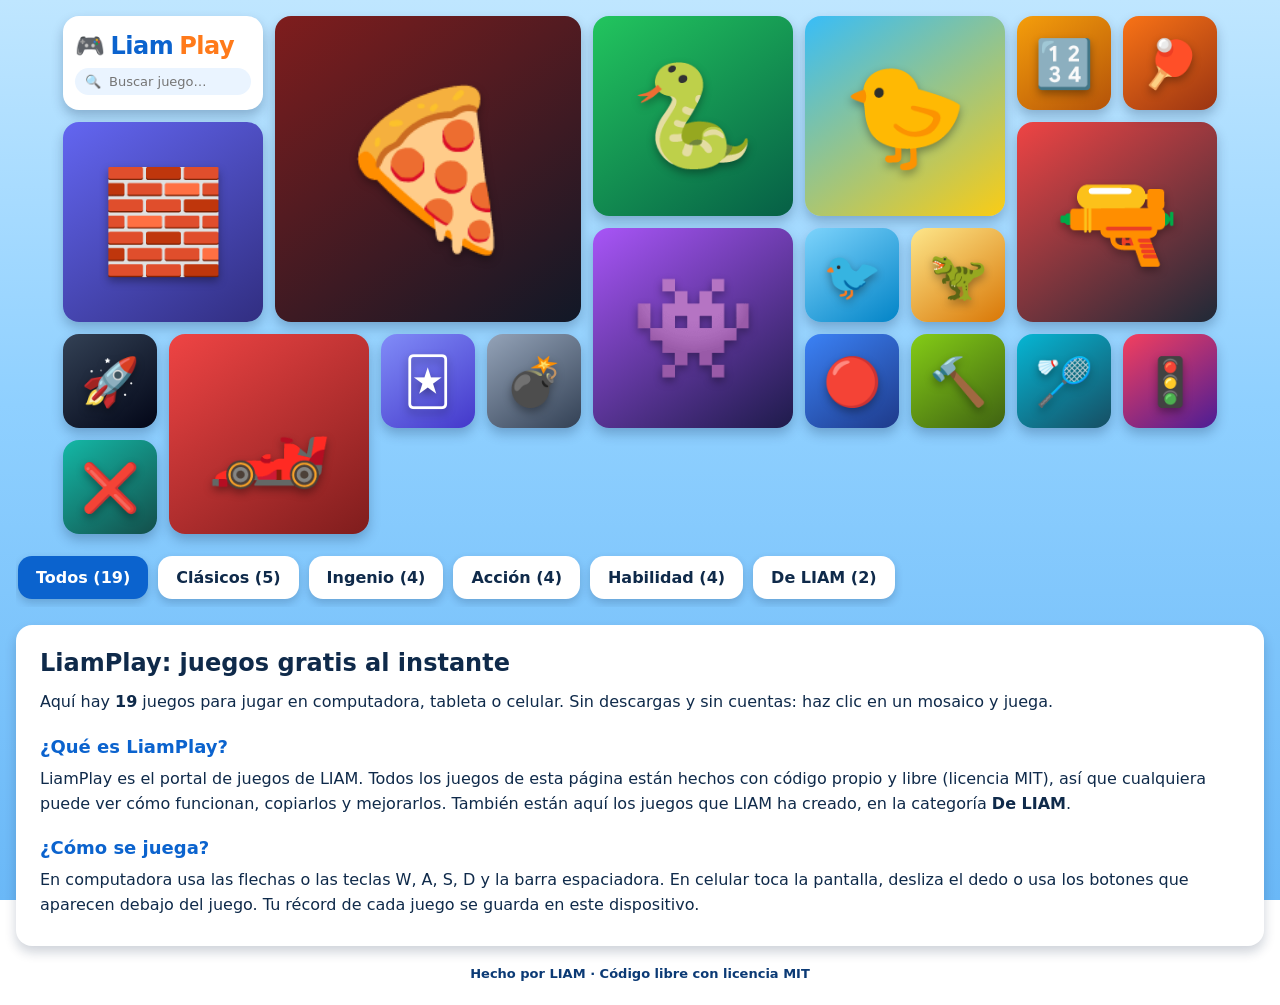
<file: index.html>
<!DOCTYPE html>
<html lang="es-MX">
<head>
<meta charset="utf-8">
<meta name="viewport" content="width=device-width, initial-scale=1">
<title>LiamPlay - Juegos gratis y de código libre</title>
<meta name="description" content="LiamPlay: juegos gratis para jugar al instante en tu navegador, hechos con código libre.">
<link rel="icon" href="data:image/svg+xml,%3Csvg xmlns='http://www.w3.org/2000/svg' viewBox='0 0 100 100'%3E%3Ctext y='.9em' font-size='90'%3E%F0%9F%8E%AE%3C/text%3E%3C/svg%3E">
<link rel="stylesheet" href="style.css">
</head>
<body>
<main class="pagina">
  <div class="cuadricula" id="cuadricula">
    <div class="logo-tarjeta">
      <a class="logo" href="index.html"><span class="logo-icono">🎮</span>Liam<b>Play</b></a>
      <label class="buscador">
        <span aria-hidden="true">🔍</span>
        <input id="buscar" type="search" placeholder="Buscar juego…" autocomplete="off" aria-label="Buscar juego">
      </label>
    </div>
  </div>
  <p class="vacio" id="vacio" hidden>No encontré ningún juego con ese nombre. Prueba con otra palabra.</p>

  <nav class="categorias" id="categorias" aria-label="Categorías"></nav>

  <section class="acerca">
    <h1>LiamPlay: juegos gratis al instante</h1>
    <p>Aquí hay <b id="total">0</b> juegos para jugar en computadora, tableta o celular. Sin descargas y sin cuentas: haz clic en un mosaico y juega.</p>
    <h2>¿Qué es LiamPlay?</h2>
    <p>LiamPlay es el portal de juegos de LIAM. Todos los juegos de esta página están hechos con código propio y libre (licencia MIT), así que cualquiera puede ver cómo funcionan, copiarlos y mejorarlos. También están aquí los juegos que LIAM ha creado, en la categoría <b>De LIAM</b>.</p>
    <h2>¿Cómo se juega?</h2>
    <p>En computadora usa las flechas o las teclas W, A, S, D y la barra espaciadora. En celular toca la pantalla, desliza el dedo o usa los botones que aparecen debajo del juego. Tu récord de cada juego se guarda en este dispositivo.</p>
  </section>
  <footer class="pie">Hecho por LIAM · Código libre con licencia MIT</footer>
</main>
<script src="juegos.js"></script>
<script src="app.js"></script>
</body>
</html>
</file>
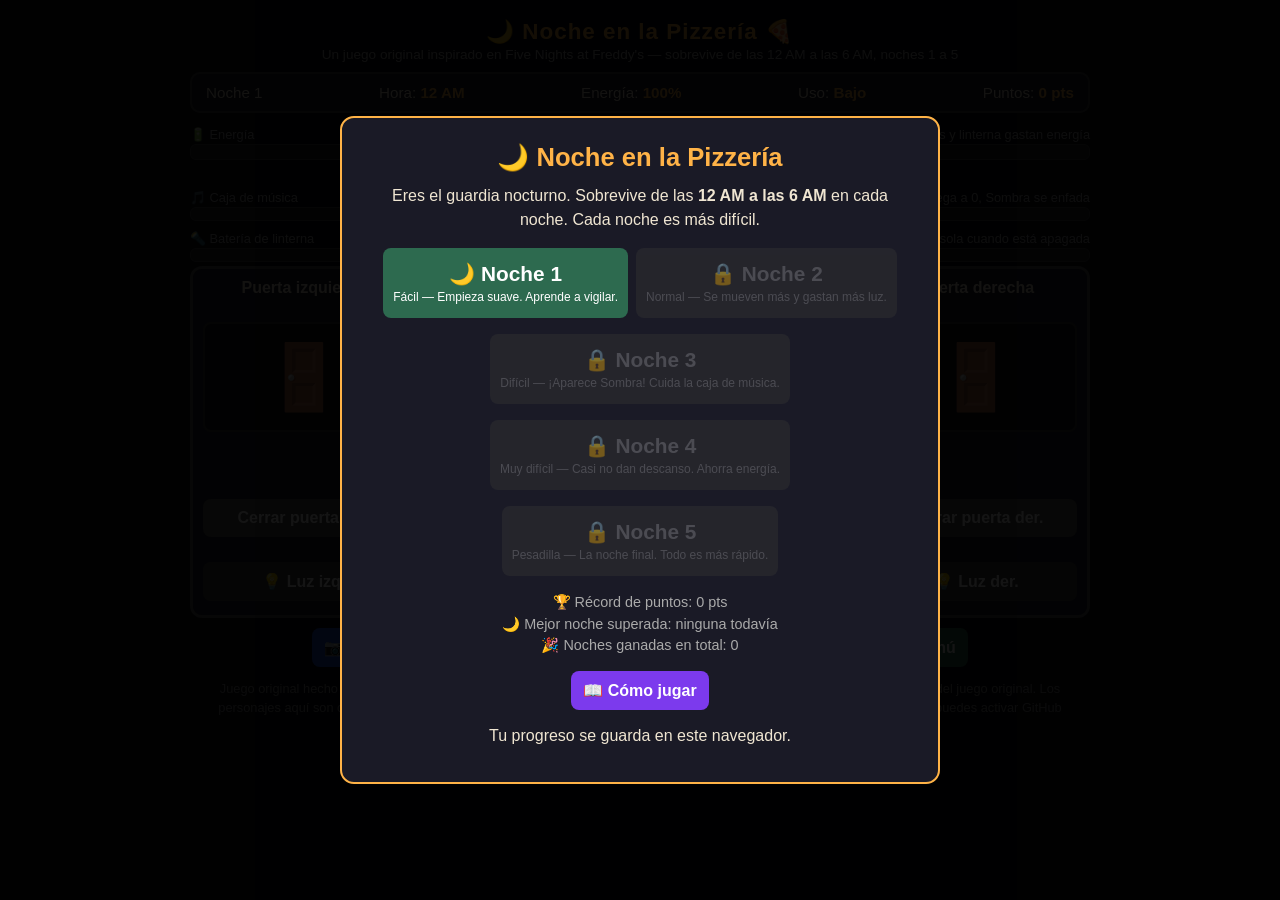
<file: liam/pizzeria/index.html>
<!DOCTYPE html>
<html lang="es-MX">
<head>
<meta charset="UTF-8">
<meta name="viewport" content="width=device-width, initial-scale=1.0">
<title>Noche en la Pizzería — Juego inspirado en FNAF</title>
<link rel="stylesheet" href="style.css">
</head>
<body>
<h1>🌙 Noche en la Pizzería 🍕</h1>
<p class="sub">Un juego original inspirado en Five Nights at Freddy's — sobrevive de las 12 AM a las 6 AM, noches 1 a 5</p>

<div id="hud">
  <div id="hudNight">Noche <b>1</b></div>
  <div>Hora: <b id="clock">12 AM</b></div>
  <div>Energía: <b id="powerText">100%</b></div>
  <div>Uso: <b id="usageText">Bajo</b></div>
  <div>Puntos: <b id="scoreText">0 pts</b></div>
</div>

<div class="bar-label"><span>🔋 Energía</span><span>Puertas, cámaras, luces y linterna gastan energía</span></div>
<div class="bar-wrap tall"><div class="bar-fill" id="powerBar"></div></div>
<div id="powerWarning"></div>

<div class="bar-label"><span>🎵 Caja de música</span><span>Si llega a 0, Sombra se enfada</span></div>
<div class="bar-wrap"><div class="bar-fill" id="musicBar"></div></div>

<div class="bar-label"><span>🔦 Batería de linterna</span><span>Se recarga sola cuando está apagada</span></div>
<div class="bar-wrap"><div class="bar-fill" id="flashBar"></div></div>

<div id="game">
  <div id="office">
    <div class="doorSide">
      <div><b>Puerta izquierda</b></div>
      <div class="doorVisual" id="leftDoorVisual">🚪</div>
      <div class="door-warning" id="leftWarning"></div>
      <button class="doorBtn" id="leftDoorBtn">Cerrar puerta izq.</button>
      <button class="lightBtn" id="leftLightBtn">💡 Luz izq.</button>
    </div>
    <div id="centerOffice">
      <div class="big">🏢</div>
      <p><b>Oficina de seguridad</b></p>
      <p>Estás de guardia en la pizzería.<br>Los animatrónicos se mueven de noche.</p>
      <div id="officeMsg">Todo tranquilo... por ahora.</div>
      <button class="flashBtn" id="flashBtn">🔦 Linterna: apagada</button>
      <button class="musicBtn" id="musicBtn">🎵 Dar cuerda (100%)</button>
      <p id="roster">Animatrónicos: 🐻 Oso Bruno &nbsp; 🐰 Conejo Lalo<br>🐔 Gallina Pía &nbsp; 🦊 Zorro Rojo &nbsp; 👤 Sombra (noches 3-5)</p>
    </div>
    <div class="doorSide right">
      <div><b>Puerta derecha</b></div>
      <div class="doorVisual" id="rightDoorVisual">🚪</div>
      <div class="door-warning" id="rightWarning"></div>
      <button class="doorBtn" id="rightDoorBtn">Cerrar puerta der.</button>
      <button class="lightBtn" id="rightLightBtn">💡 Luz der.</button>
    </div>
  </div>
</div>

<div id="controls">
  <button class="camBtn" id="camToggleBtn">📷 Abrir cámaras</button>
  <button id="soundBtn">🔊 Sonido: sí</button>
  <button id="pauseBtn">⏸ Pausa</button>
  <button class="warn" id="restartBtn">↻ Reiniciar noche</button>
  <button id="menuBtn">🏠 Menú</button>
</div>

<div id="camPanel">
  <div id="camButtons"></div>
  <div id="camView">
    <div class="camTitle" id="camTitle">CAM 1 — Escenario</div>
    <div class="camChars" id="camChars">🐻 🐰 🐔 🦊</div>
    <div class="camNote" id="camNote">Todos están en el escenario. Vigila cómo se mueven.</div>
  </div>
  <p class="cam-tip">Tip: si los ves en un pasillo, prepárate. Si llegan a tu puerta y está abierta, te atrapan. Si cierras la puerta a tiempo, se alejan. La linterna los frena un poco, y la caja de música hay que mantenerla con cuerda.</p>
</div>

<div id="menuOverlay" class="overlay">
  <div class="card">
    <h2>🌙 Noche en la Pizzería</h2>
    <p>Eres el guardia nocturno. Sobrevive de las <b>12 AM a las 6 AM</b> en cada noche. Cada noche es más difícil.</p>
    <div class="night-grid" id="nightButtons"></div>
    <p class="stats-line"><span id="highScoreText">🏆 Récord de puntos: 0 pts</span><br><span id="bestNightText">🌙 Mejor noche superada: ninguna todavía</span><br><span id="winsText">🎉 Noches ganadas en total: 0</span></p>
    <button id="instructionsBtn" class="purple">📖 Cómo jugar</button>
    <p class="center-text mt-10">Tu progreso se guarda en este navegador.</p>
  </div>
</div>

<div id="instructionsOverlay" class="overlay hidden">
  <div class="card">
    <h2>📖 Cómo jugar</h2>
    <ul>
      <li>📷 <b>Cámaras (6):</b> Escenario, Comedor, Pasillo izq., Pasillo der., Cocina y Almacén. Ver a un animatrónico en cámara lo frena.</li>
      <li>🚪 <b>Puertas:</b> ciérralas cuando un animatrónico esté en tu puerta. Si está abierta, te atrapa. Sombra tarda más en irse.</li>
      <li>💡 <b>Luces:</b> enciende la luz de la puerta para ver si hay alguien ahí.</li>
      <li>🔦 <b>Linterna:</b> gasta su propia batería, se recarga apagada. Frena a los animatrónicos en cámara y en la puerta.</li>
      <li>🎵 <b>Caja de música:</b> se va parando sola. Dale cuerda con el botón. Si llega a 0 en las noches 3-5, sale Sombra del Almacén.</li>
      <li>🔋 <b>Energía:</b> puertas, cámaras, luces y linterna gastan energía. Avisos al 20% y al 10%. Si llega a 0%, todo se apaga.</li>
      <li>🏆 <b>Puntos:</b> ganas puntos por cada segundo y cada hora, más un bonus al ganar por la energía y la caja que te quedaron.</li>
    </ul>
    <h3>Animatrónicos</h3>
    <ul>
      <li>🐻 <b>Oso Bruno:</b> lento y constante, lado izquierdo.</li>
      <li>🐰 <b>Conejo Lalo:</b> rápido, pero a veces retrocede, lado izquierdo.</li>
      <li>🐔 <b>Gallina Pía:</b> pasa mucho por la Cocina, lado derecho.</li>
      <li>🦊 <b>Zorro Rojo:</b> lento... y de repente corre, lado derecho.</li>
      <li>👤 <b>Sombra:</b> solo noches 3-5, sale del Almacén si se para la caja.</li>
    </ul>
    <p class="keys">Teclado: A / D puertas, Q / E luces, C cámaras, F linterna, M caja de música, 1-6 cámaras, P pausa.</p>
    <button id="closeInstructionsBtn">Cerrar</button>
  </div>
</div>

<div id="startOverlay" class="overlay hidden">
  <div class="card">
    <h2 id="startTitle">🌙 Noche 1</h2>
    <p id="startText"></p>
    <button id="startBtn" class="big-btn">▶ Empezar</button>
  </div>
</div>

<div id="pauseOverlay" class="overlay hidden">
  <div class="card">
    <h2>⏸ Pausa</h2>
    <p>El juego está en pausa. Respira, guardia.</p>
    <button id="resumeBtn" class="big-btn">▶ Seguir jugando</button>
    <button id="quitToMenuBtn">🏠 Salir al menú</button>
  </div>
</div>

<div id="endOverlay" class="overlay hidden">
  <div class="card">
    <h2 id="endTitle">¡Sobreviviste!</h2>
    <p id="endText"></p>
    <p id="endScore"></p>
    <button id="playAgainBtn" class="big-btn">↻ Jugar otra vez</button>
    <button id="backMenuBtn">🏠 Menú de noches</button>
  </div>
</div>

<div id="jumpscare">
  <div class="face" id="jumpFace">🐻</div>
  <h2>¡TE ATRAPARON!</h2>
  <p><span id="jumpName">El animatrónico</span> llegó a tu oficina.</p>
</div>

<p class="small">Juego original hecho por fans, inspirado en la idea de Five Nights at Freddy's. No usa imágenes, audio ni personajes oficiales del juego original. Los personajes aquí son originales, dibujados con emoji y CSS. Abre este archivo index.html en tu navegador para jugar. También puedes activar GitHub Pages en este repositorio.</p>

<script src="script.js"></script>
</body>
</html>
</file>
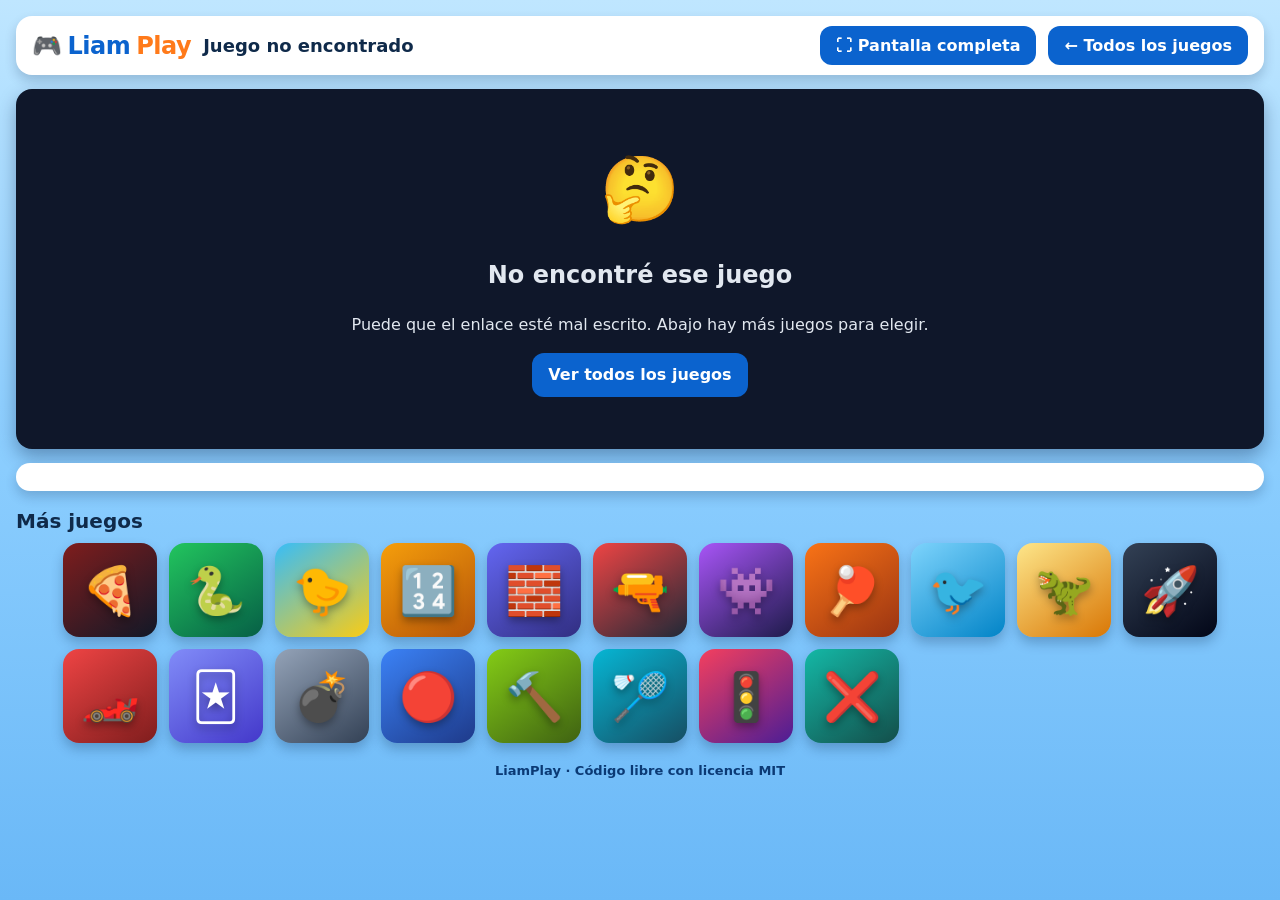
<file: jugar.html>
<!DOCTYPE html>
<html lang="es-MX">
<head>
<meta charset="utf-8">
<meta name="viewport" content="width=device-width, initial-scale=1">
<title>Jugar - LiamPlay</title>
<link rel="icon" href="data:image/svg+xml,%3Csvg xmlns='http://www.w3.org/2000/svg' viewBox='0 0 100 100'%3E%3Ctext y='.9em' font-size='90'%3E%F0%9F%8E%AE%3C/text%3E%3C/svg%3E">
<link rel="stylesheet" href="style.css">
</head>
<body>
<main class="pagina">
  <header class="barra">
    <a class="logo" href="index.html" title="Volver a todos los juegos"><span class="logo-icono">🎮</span>Liam<b>Play</b></a>
    <h1 id="titulo">Cargando…</h1>
    <button class="boton" id="sonido" type="button" hidden>🔊 Sonido</button>
    <button class="boton" id="completa" type="button">⛶ Pantalla completa</button>
    <a class="boton" href="index.html">← Todos los juegos</a>
  </header>

  <section class="marco" id="marco">
    <div id="zona-canvas" hidden>
      <div class="marcador"><span>Puntos: <b id="pts">0</b></span><span>Récord: <b id="rec">0</b></span></div>
      <div class="lienzo">
        <canvas id="c" width="400" height="400"></canvas>
        <div id="fin"><h2>Fin del juego</h2><p></p><button class="boton" id="otra" type="button">Jugar otra vez</button></div>
      </div>
      <div id="pad"></div>
      <p id="ayuda"></p>
    </div>
    <div id="zona-otra"></div>
  </section>

  <section class="descripcion"><p id="desc"></p></section>

  <h2 class="titulo-mas">Más juegos</h2>
  <div class="cuadricula mas" id="mas"></div>
  <footer class="pie">LiamPlay · Código libre con licencia MIT</footer>
</main>
<script src="juegos.js"></script>
<script src="jugar.js"></script>
</body>
</html>
</file>
<file: style.css>
/* LiamPlay - estilos de la portada y de la página de jugar (licencia MIT) */
* { box-sizing: border-box; }
html { -webkit-text-size-adjust: 100%; }
body {
  margin: 0; min-height: 100vh; color: #0f2a4a;
  font-family: system-ui, -apple-system, 'Segoe UI', Roboto, sans-serif;
  background: linear-gradient(180deg, #bfe6ff 0%, #8fd0ff 45%, #6ab8f7 100%) fixed;
}
a { color: inherit; }
.pagina { max-width: 1500px; margin: 0 auto; padding: 16px; }

/* ---------- cuadrícula de mosaicos ---------- */
:root { --t: 94px; --g: 12px; }
.cuadricula {
  display: grid; gap: var(--g); grid-auto-flow: dense; justify-content: center;
  grid-template-columns: repeat(auto-fill, var(--t));
  grid-auto-rows: var(--t);
}
.logo-tarjeta { grid-column: span 2; }
.mosaico, .logo-tarjeta { border-radius: 16px; box-shadow: 0 6px 12px rgba(9, 30, 66, .25); }
.mosaico {
  position: relative; display: flex; align-items: center; justify-content: center; overflow: hidden;
  text-decoration: none; color: #fff;
  transition: transform .15s ease, box-shadow .15s ease; container-type: inline-size;
}
.mosaico.t2 { grid-column: span 2; grid-row: span 2; }
.mosaico.t3 { grid-column: span 3; grid-row: span 3; }
.mosaico .emoji { font-size: 46px; line-height: 1; filter: drop-shadow(0 4px 4px rgba(0, 0, 0, .35)); transition: transform .15s ease; }
.mosaico.t2 .emoji { font-size: 100px; }
.mosaico.t3 .emoji { font-size: 160px; }
@supports (font-size: 1cqw) { .mosaico .emoji, .mosaico.t2 .emoji, .mosaico.t3 .emoji { font-size: 50cqw; } }
.mosaico .nombre {
  position: absolute; left: 0; right: 0; bottom: 0; padding: 18px 6px 8px; text-align: center;
  font-weight: 800; font-size: 13px; line-height: 1.15;
  background: linear-gradient(180deg, transparent, rgba(0, 0, 0, .75));
  opacity: 0; transform: translateY(8px); transition: opacity .15s ease, transform .15s ease;
}
.mosaico.t2 .nombre, .mosaico.t3 .nombre { font-size: 16px; padding-bottom: 12px; }
.mosaico:hover, .mosaico:focus-visible { transform: scale(1.05) translateY(-2px); box-shadow: 0 12px 22px rgba(9, 30, 66, .4); z-index: 2; outline: none; }
.mosaico:hover .nombre, .mosaico:focus-visible .nombre { opacity: 1; transform: none; }
.mosaico:hover .emoji { transform: scale(1.1) rotate(-4deg); }
@media (hover: none) { .mosaico .nombre { opacity: 1; transform: none; } }

/* ---------- tarjeta del logo ---------- */
.logo-tarjeta {
  background: #fff; padding: 10px 12px; display: flex; flex-direction: column; justify-content: center; gap: 8px; min-width: 0;
}
.logo { font-size: 24px; font-weight: 900; letter-spacing: -.5px; text-decoration: none; color: #0b63ce; white-space: nowrap; display: flex; align-items: center; gap: 6px; }
.logo b { color: #ff7a1a; }
.logo-icono { font-size: 24px; }
.buscador { display: flex; align-items: center; gap: 6px; background: #eaf4ff; border-radius: 999px; padding: 5px 10px; font-size: 13px; }
.buscador input { border: 0; background: transparent; outline: none; width: 100%; min-width: 0; font: inherit; color: inherit; }
.buscador:focus-within { box-shadow: 0 0 0 2px #0b63ce; }
.vacio { background: #fff; border-radius: 16px; padding: 16px; margin: 12px 0 0; font-weight: 700; }

/* ---------- categorías ---------- */
.categorias { display: flex; gap: 10px; margin: 18px 0; overflow-x: auto; padding: 4px 2px 8px; scrollbar-width: thin; }
.categorias button {
  flex: none; border: 0; cursor: pointer; background: #fff; color: #0f2a4a; font: inherit; font-weight: 800;
  padding: 12px 18px; border-radius: 14px; box-shadow: 0 4px 8px rgba(9, 30, 66, .2);
}
.categorias button:hover { transform: translateY(-2px); }
.categorias button.activa { background: #0b63ce; color: #fff; }

/* ---------- texto de abajo ---------- */
.acerca { background: #fff; border-radius: 16px; padding: 20px 24px; box-shadow: 0 6px 12px rgba(9, 30, 66, .2); line-height: 1.55; }
.acerca h1 { margin: 0 0 8px; font-size: 24px; }
.acerca h2 { margin: 18px 0 6px; font-size: 18px; color: #0b63ce; }
.acerca p { margin: 0 0 8px; }
.pie { text-align: center; padding: 20px 8px 8px; font-size: 13px; font-weight: 700; color: #0b3a75; }

/* ---------- página de jugar ---------- */
.barra { display: flex; align-items: center; gap: 12px; flex-wrap: wrap; background: #fff; border-radius: 16px; padding: 10px 16px; box-shadow: 0 6px 12px rgba(9, 30, 66, .2); margin-bottom: 14px; }
.barra h1 { font-size: 18px; margin: 0; flex: 1; min-width: 120px; }
.boton {
  border: 0; cursor: pointer; font: inherit; font-weight: 800; background: #0b63ce; color: #fff; padding: 10px 16px; border-radius: 12px;
  text-decoration: none; display: inline-block;
}
.boton:hover { background: #094fa5; }
.boton[hidden] { display: none; }
.marco { background: #0f172a; border-radius: 16px; padding: 12px; box-shadow: 0 8px 18px rgba(9, 30, 66, .35); color: #e2e8f0; text-align: center; }
.marco:fullscreen { border-radius: 0; display: flex; flex-direction: column; justify-content: center; overflow: auto; }
.marcador { display: flex; justify-content: center; gap: 24px; font-weight: 800; font-size: 16px; margin-bottom: 8px; }
.marcador b { color: #fde047; }
.lienzo { position: relative; display: inline-block; max-width: 100%; line-height: 0; }
#c { display: block; max-width: 100%; border-radius: 10px; background: #000; touch-action: none; user-select: none; -webkit-user-select: none; }
#fin {
  position: absolute; inset: 0; display: none; flex-direction: column; align-items: center; justify-content: center; gap: 10px;
  background: rgba(2, 6, 23, .85); border-radius: 10px; line-height: 1.3; padding: 12px;
}
#fin.on { display: flex; }
#fin h2 { margin: 0; font-size: 26px; color: #fff; }
#fin p { margin: 0; font-size: 16px; }
#ayuda { margin: 10px auto 0; max-width: 620px; font-size: 14px; line-height: 1.4; color: #cbd5e1; }
#pad { display: none; justify-content: center; gap: 10px; margin-top: 12px; flex-wrap: wrap; }
#pad button {
  min-width: 64px; height: 64px; padding: 0 14px; border: 0; border-radius: 16px; background: #334155; color: #fff; font-size: 24px; font-weight: 800;
  touch-action: none; user-select: none; -webkit-user-select: none;
}
#pad button:active { background: #0b63ce; }
@media (hover: none), (pointer: coarse) { #pad.on { display: flex; } }
.marco iframe { width: 100%; height: 78vh; min-height: 480px; border: 0; border-radius: 10px; background: #000; display: block; }
.marco:fullscreen iframe { height: 100vh; border-radius: 0; }
.aviso { padding: 40px 16px; line-height: 1.5; }
.aviso .emoji { font-size: 64px; display: block; }
.descripcion { background: #fff; border-radius: 16px; padding: 14px 18px; margin: 14px 0; box-shadow: 0 6px 12px rgba(9, 30, 66, .2); }
.descripcion p { margin: 0; }
.titulo-mas { margin: 18px 0 10px; font-size: 20px; }

@media (max-width: 520px) {
  :root { --g: 8px; --t: calc((100vw - 20px - 3 * var(--g)) / 4); }
  .pagina { padding: 10px; }
  .cuadricula { grid-template-columns: repeat(4, var(--t)); }
  .mosaico.t3 { grid-column: span 2; grid-row: span 2; }
  .logo-tarjeta { grid-column: span 4; flex-direction: row; align-items: center; }
  .logo-tarjeta .buscador { flex: 1; }
  .logo { font-size: 20px; }
  .logo-icono { font-size: 20px; }
  .mosaico .nombre { font-size: 10px; padding: 12px 3px 5px; }
  .mosaico.t2 .nombre, .mosaico.t3 .nombre { font-size: 13px; }
  .marco { padding: 8px; }
  .acerca { padding: 16px; }
  .barra h1 { flex-basis: 100%; order: 3; }
}
</file>
<file: liam/pizzeria/style.css>
/* Noche en la Pizzería — style.css
   Tema oscuro de pizzería de noche. Todo el estilo del juego vive aquí.
   Sin imágenes externas: los personajes son emoji + CSS. */

* { box-sizing: border-box; margin: 0; padding: 0; }

body {
  background: #0a0a12;
  color: #f0e6d2;
  font-family: Arial, Helvetica, sans-serif;
  min-height: 100vh;
  display: flex;
  flex-direction: column;
  align-items: center;
  padding: 12px;
}

h1 { font-size: 1.4rem; text-align: center; margin: 6px 0 2px; color: #ffb347; letter-spacing: 1px; }
.sub { text-align: center; color: #aaa; font-size: .85rem; margin-bottom: 10px; }
.small { font-size: .8rem; color: #888; text-align: center; margin-top: 12px; max-width: 860px; line-height: 1.5; }
.center-text { text-align: center; }
.mt-10 { margin-top: 10px; }
.big-btn { font-size: 1.2rem; padding: 12px 24px; }

/* ---------- HUD ---------- */
#hud {
  width: 100%; max-width: 900px;
  display: flex; justify-content: space-between; gap: 8px; flex-wrap: wrap;
  background: #1a1a26; border: 2px solid #444; border-radius: 10px;
  padding: 10px 14px; margin-bottom: 8px;
}
#hud div { font-size: .95rem; }
#hud b { color: #ffb347; }
#hud .danger-text { color: #ff5555; }

.bar-label { width: 100%; max-width: 900px; font-size: .8rem; color: #aaa; margin: 6px 0 2px; display: flex; justify-content: space-between; }
.bar-wrap { width: 100%; max-width: 900px; background: #222; border-radius: 6px; height: 14px; overflow: hidden; margin-bottom: 4px; border: 1px solid #444; }
.bar-wrap.tall { height: 16px; }
.bar-fill { height: 100%; width: 100%; transition: width .3s; }
#powerBar { background: linear-gradient(90deg, #37d67a, #a8e063); }
#powerBar.low { background: linear-gradient(90deg, #ff512f, #dd2476); }
#musicBar { background: linear-gradient(90deg, #c084fc, #7c3aed); }
#musicBar.low { background: linear-gradient(90deg, #ff512f, #dd2476); }
#flashBar { background: linear-gradient(90deg, #fde047, #facc15); }
#flashBar.low { background: linear-gradient(90deg, #ff512f, #dd2476); }

#powerWarning {
  width: 100%; max-width: 900px; text-align: center; min-height: 20px;
  color: #ff5555; font-weight: bold; font-size: .9rem;
  animation: blink .6s infinite alternate;
}
#powerWarning:empty { animation: none; }

/* ---------- Oficina y puertas ---------- */
#game { width: 100%; max-width: 900px; background: #11111c; border: 3px solid #555; border-radius: 12px; overflow: hidden; position: relative; }
#game.flicker { animation: flicker 0.4s 3; }
@keyframes flicker { 0%, 100% { opacity: 1; } 50% { opacity: .55; } }

#office { display: grid; grid-template-columns: 1fr 2fr 1fr; min-height: 280px; }
.doorSide {
  background: #1e1e2e; border-right: 2px solid #333; padding: 10px;
  text-align: center; display: flex; flex-direction: column; justify-content: space-between;
}
.doorSide.right { border-right: none; border-left: 2px solid #333; }
.doorVisual {
  font-size: 4rem; min-height: 110px; display: flex; align-items: center; justify-content: center;
  background: #0d0d18; border: 2px solid #333; border-radius: 8px; margin: 8px 0;
  transition: background .2s;
}
.doorVisual.closed { background: #3a3a4a; border-color: #ffb347; }
.doorVisual.danger { border-color: #ff2222; animation: blink .5s infinite alternate; }
.doorVisual.flash-on { box-shadow: 0 0 22px #fde047; border-color: #fde047; }
@keyframes blink { from { box-shadow: 0 0 4px #ff2222; } to { box-shadow: 0 0 18px #ff2222; } }
.door-warning { min-height: 20px; font-size: .85rem; color: #ff8888; }

#centerOffice {
  background: radial-gradient(circle at 50% 30%, #2a2a3d, #14141f);
  padding: 14px; text-align: center;
}
#centerOffice .big { font-size: 3.2rem; }
#officeMsg { margin-top: 10px; font-size: .95rem; min-height: 44px; color: #ffd98a; }
#roster { margin-top: 10px; font-size: .9rem; line-height: 1.6; }

/* ---------- Botones ---------- */
button {
  cursor: pointer; border: none; border-radius: 8px; padding: 10px 12px;
  font-size: 1rem; font-weight: bold; background: #2d6a4f; color: white; margin: 4px 0;
}
button:hover { filter: brightness(1.15); }
button:disabled { opacity: .45; cursor: not-allowed; filter: none; }
button.doorBtn { background: #555; width: 100%; }
button.doorBtn.closed { background: #b45309; }
button.lightBtn { background: #444; width: 100%; }
button.lightBtn.on { background: #facc15; color: #111; }
button.camBtn { background: #1d4ed8; }
button.camBtn.active { background: #7c3aed; }
button.warn { background: #b91c1c; }
button.gold { background: #b45309; }
button.purple { background: #7c3aed; }
button.flashBtn { background: #854d0e; width: 100%; }
button.flashBtn.on { background: #facc15; color: #111; box-shadow: 0 0 14px #fde047; }
button.musicBtn { background: #6d28d9; width: 100%; }

#controls { width: 100%; max-width: 900px; display: flex; gap: 8px; flex-wrap: wrap; justify-content: center; margin-top: 10px; }
#controls button { margin: 0; }

/* ---------- Cámaras ---------- */
#camPanel {
  width: 100%; max-width: 900px; background: #0d0d18; border: 2px solid #444;
  border-radius: 10px; padding: 12px; margin-top: 10px; display: none;
}
#camPanel.open { display: block; }
#camButtons { display: flex; gap: 6px; flex-wrap: wrap; margin-bottom: 10px; }
#camButtons button { font-size: .85rem; padding: 8px 10px; margin: 0; }
#camView {
  background: #000; border: 2px solid #555; border-radius: 8px;
  min-height: 190px; padding: 14px; text-align: center; position: relative; overflow: hidden;
}
#camView::after {
  content: ""; position: absolute; inset: 0;
  background: repeating-linear-gradient(0deg, rgba(255,255,255,.03) 0 2px, transparent 2px 4px);
  pointer-events: none;
}
#camView.static::before {
  content: "SIN SEÑAL"; position: absolute; inset: 0; display: flex; align-items: center; justify-content: center;
  color: #666; font-size: 1.4rem; letter-spacing: 4px; background: #050505;
}
#camView .camTitle { color: #7dd3fc; font-weight: bold; margin-bottom: 8px; }
#camView .camChars { font-size: 3rem; line-height: 1.4; }
#camView .camNote { color: #aaa; font-size: .9rem; margin-top: 8px; }
#camView .cam-static { color: #666; font-size: .85rem; }
.cam-tip { margin-top: 8px; color: #aaa; font-size: .9rem; }

/* ---------- Menú de noches ---------- */
.night-grid { display: flex; gap: 8px; flex-wrap: wrap; justify-content: center; margin: 12px 0; }
.night-btn { min-width: 92px; padding: 14px 10px; }
.night-btn .night-num { display: block; font-size: 1.3rem; }
.night-btn .night-diff { display: block; font-size: .75rem; font-weight: normal; margin-top: 4px; }
.night-btn.locked { background: #333; color: #888; }
.stats-line { color: #aaa; font-size: .9rem; line-height: 1.7; }

/* ---------- Overlays ---------- */
.overlay {
  position: fixed; inset: 0; background: rgba(0,0,0,.92);
  display: flex; align-items: center; justify-content: center; z-index: 50; padding: 16px;
}
.overlay.hidden { display: none; }
.card { background: #1a1a26; border: 2px solid #ffb347; border-radius: 14px; padding: 24px; max-width: 600px; width: 100%; text-align: center; max-height: 92vh; overflow-y: auto; }
.card h2 { color: #ffb347; margin-bottom: 12px; font-size: 1.6rem; }
.card h3 { color: #7dd3fc; margin: 14px 0 6px; }
.card p { margin-bottom: 10px; line-height: 1.5; }
.card ul { text-align: left; margin: 10px auto 14px; max-width: 480px; line-height: 1.6; }
.card .keys { font-size: .85rem; color: #aaa; }

/* ---------- Jumpscare ---------- */
#jumpscare {
  position: fixed; inset: 0; background: #000; display: none;
  align-items: center; justify-content: center; flex-direction: column; z-index: 100; text-align: center;
  animation: shake .1s infinite;
}
#jumpscare.show { display: flex; }
#jumpscare .face { font-size: 9rem; }
#jumpscare h2 { color: #ff2222; font-size: 2.2rem; margin-top: 10px; }
#jumpscare p { color: #fff; }
@keyframes shake { 0% { transform: translate(0,0); } 25% { transform: translate(6px,-6px); } 50% { transform: translate(-6px,6px); } 75% { transform: translate(6px,6px); } 100% { transform: translate(0,0); } }

/* ---------- Responsive ---------- */
@media (max-width: 640px) {
  #office { grid-template-columns: 1fr 1.4fr 1fr; min-height: 240px; }
  .doorVisual { font-size: 2.6rem; min-height: 84px; }
  #centerOffice .big { font-size: 2.2rem; }
  #hud div { font-size: .85rem; }
  #jumpscare .face { font-size: 6rem; }
}
</file>
